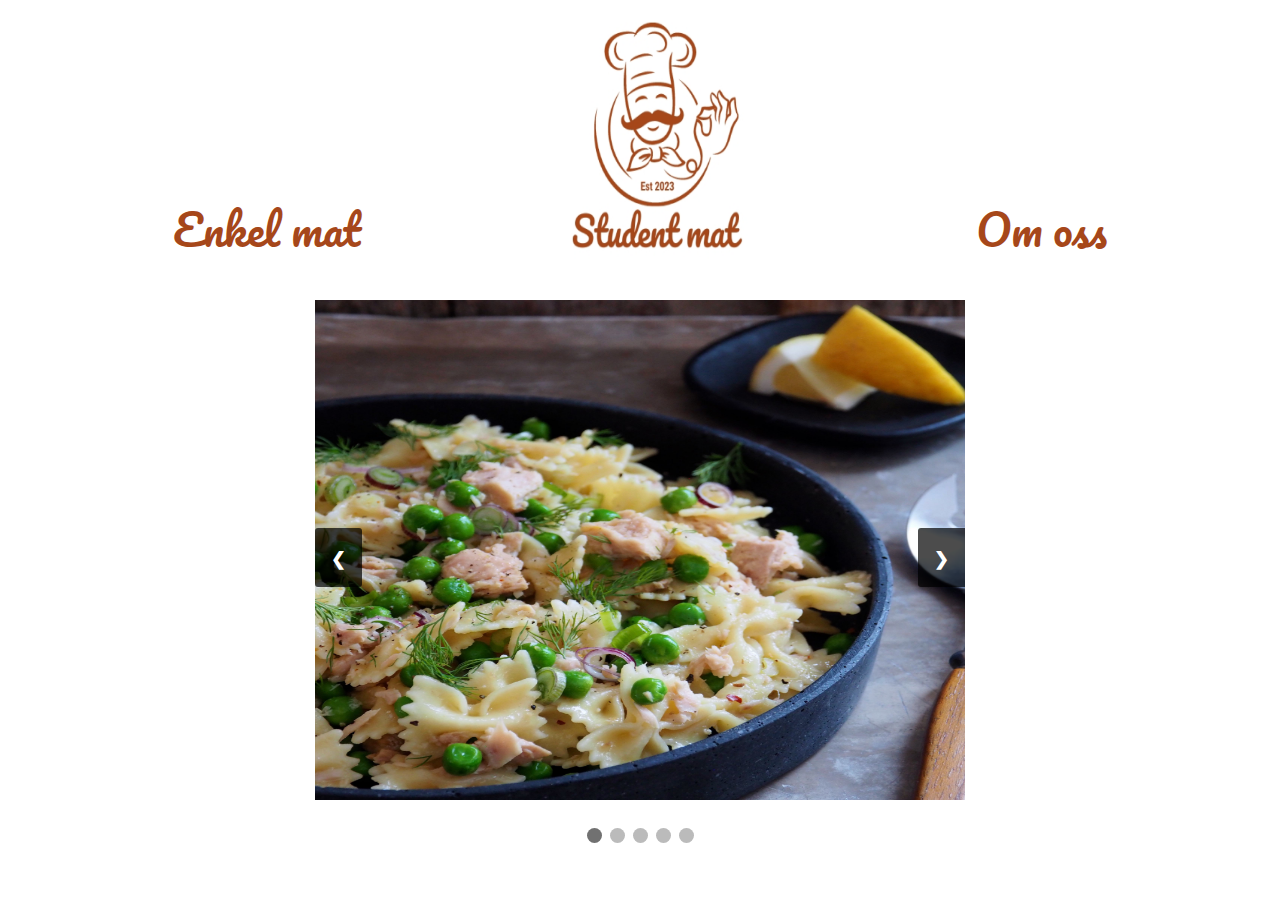
<file: index.html>
<!DOCTYPE html>
<html lang="en">

<head>
  <meta charset="UTF-8">
  <meta http-equiv="X-UA-Compatible" content="IE=edge">
  <meta name="viewport" content="width=device-width, initial-scale=1.0">
  <link rel="shortcut icon" href="images/logo.png" type="image/x-icon">
  <!-- Bootstrap CSS -->
  <link href="https://cdn.jsdelivr.net/npm/bootstrap@5.1.3/dist/css/bootstrap.min.css" rel="stylesheet">
  <!-- Custom CSS -->
  <link rel="stylesheet" href="css/style.css">
  <title>Student mat</title>
</head>

<body class="bg-white">
  <!-- Navbar Start -->
  <nav class="navbar navbar-expand-md">
    <div class="container">
      <a class="navbar-brand d-md-none" href="index.html">
        <img class="logo" src="images/logo 3.png" alt="">
      </a>
      <button class="navbar-toggler custom-toggler" type="button" data-bs-toggle="collapse" data-bs-target="#navbarNav"
        aria-controls="navbarNav" aria-expanded="false" aria-label="Toggle navigation">
        <span class="navbar-toggler-icon"></span>
      </button>
      <div class="collapse navbar-collapse" id="navbarNav">
        <ul class="navbar-nav d-flex justify-content-md-around align-items-md-end w-100">
          <li class="nav-item">
            <a class="nav-link" href="enkel-mat.html">Enkel mat</a>
          </li>
          <a class="navbar-brand d-none d-md-block" href="index.html">
            <img class="logo" src="images/logo 3.png" alt="">
          </a>
          <li class="nav-item">
            <a class="nav-link" href="om-oss.html">Om oss</a>
          </li>
        </ul>
      </div>
    </div>
  </nav>
  <!-- Navbar End -->

  <!-- Main Section Start -->
  <main id="main-of-homepage">
    <div class="container mt-4 mb-3">
      <div class="row">
        <div class="col-lg-10 offset-lg-1">
          <div class="slideshow-container">
            <div class="mySlides fadeAnimation">
              <img src="images/pastamedtunfisk.jpeg">
            </div>
            <div class="mySlides fadeAnimation">
              <img src="images/nudlermedegg.webp">
            </div>
            <div class="mySlides fadeAnimation">
              <img src="images/tacobaguette.jpg">
            </div>
            <div class="mySlides fadeAnimation">
              <img src="images/fiskegrateng.jpeg">
            </div>
            <div class="mySlides fadeAnimation">
              <img src="images/spaghettiitomatsaus.webp">
            </div>
            <a class="prevSlide" onclick="plusSlides(-1)">❮</a>
            <a class="nextSlide" onclick="plusSlides(1)">❯</a>
          </div>
          <br>
          <div style="text-align:center">
            <span class="dot" onclick="currentSlide(1)"></span>
            <span class="dot" onclick="currentSlide(2)"></span>
            <span class="dot" onclick="currentSlide(3)"></span>
            <span class="dot" onclick="currentSlide(4)"></span>
            <span class="dot" onclick="currentSlide(5)"></span>
          </div>
        </div>
      </div>
    </div>
  </main>
  <!-- Main Section End -->

  <!-- Bootstrap Js -->
  <script src="https://cdn.jsdelivr.net/npm/bootstrap@5.1.3/dist/js/bootstrap.bundle.min.js"></script>
  <script src="js/script.js"></script>
</body>

</html>
</file>
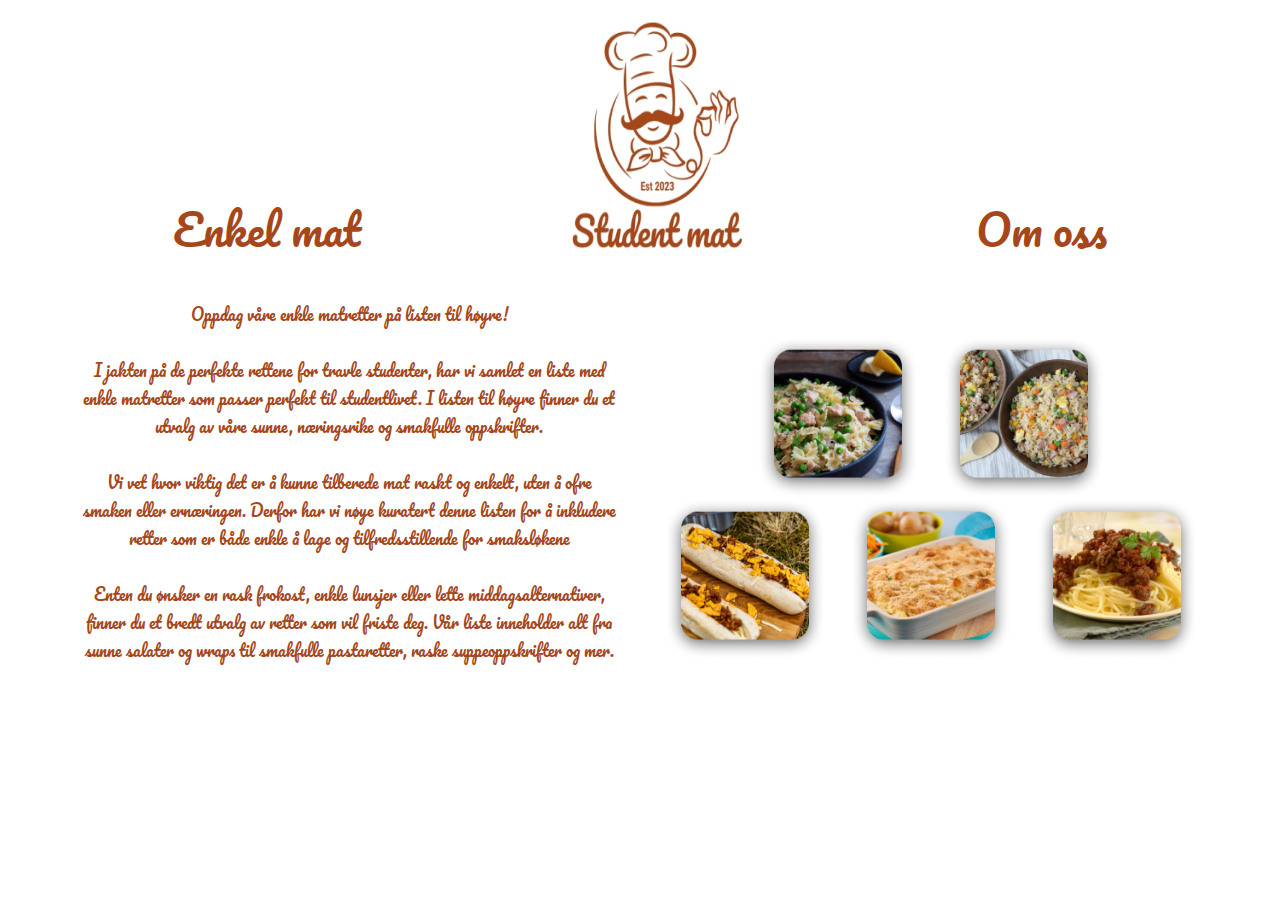
<file: enkel-mat.html>
<!DOCTYPE html>
<html lang="en">

<head>
  <meta charset="UTF-8">
  <meta http-equiv="X-UA-Compatible" content="IE=edge">
  <meta name="viewport" content="width=device-width, initial-scale=1.0">
  <link rel="shortcut icon" href="images/logo.png" type="image/x-icon">
  <!-- Bootstrap CSS -->
  <link href="https://cdn.jsdelivr.net/npm/bootstrap@5.1.3/dist/css/bootstrap.min.css" rel="stylesheet">
  <!-- Custom CSS -->
  <link rel="stylesheet" href="css/style.css">
  <title>Student mat</title>
</head>

<body class="bg-white">
  <!-- Navbar Start -->
  <nav class="navbar navbar-expand-md">
    <div class="container">
      <a class="navbar-brand d-md-none" href="index.html">
        <img class="logo" src="images/logo 3.png" alt="">
      </a>
      <button class="navbar-toggler custom-toggler" type="button" data-bs-toggle="collapse" data-bs-target="#navbarNav"
        aria-controls="navbarNav" aria-expanded="false" aria-label="Toggle navigation">
        <span class="navbar-toggler-icon"></span>
      </button>
      <div class="collapse navbar-collapse" id="navbarNav">
        <ul class="navbar-nav d-flex justify-content-md-around align-items-md-end w-100">
          <li class="nav-item">
            <a class="nav-link" href="enkel-mat.html">Enkel mat</a>
          </li>
          <a class="navbar-brand d-none d-md-block" href="index.html">
            <img class="logo" src="images/logo 3.png" alt="">
          </a>
          <li class="nav-item">
            <a class="nav-link" href="om-oss.html">Om oss</a>
          </li>
        </ul>
      </div>
    </div>
  </nav>
  <!-- Navbar End -->


  <!-- Main Section Start -->
  <main id="main-of-enkelmat-page">
    <div class="container mt-4 mb-3">
      <div class="row gx-md-5 align-items-center">
        <div class="col-lg-6  mb-3">
          <p class="text-center">
            Oppdag våre enkle matretter på listen til høyre!
            <br><br>
            I jakten på de perfekte rettene for travle studenter, har vi samlet en liste med enkle matretter som passer
            perfekt til
            studentlivet. I listen til høyre finner du et utvalg av våre sunne, næringsrike og smakfulle oppskrifter.
            <br><br>
            Vi vet hvor viktig det er å kunne tilberede mat raskt og enkelt, uten å ofre smaken eller ernæringen. Derfor
            har vi nøye
            kuratert denne listen for å inkludere retter som er både enkle å lage og tilfredsstillende for smaksløkene
            <br><br>
            Enten du ønsker en rask frokost, enkle lunsjer eller lette middagsalternativer, finner du et bredt utvalg av
            retter som
            vil friste deg. Vår liste inneholder alt fra sunne salater og wraps til smakfulle pastaretter, raske
            suppeoppskrifter og
            mer.
          </p>
        </div>
        <div class="col-lg-6">
          <div class="row justify-content-center">
            <div class="col-4">
              <a href="pasta-tunfisk.html">
                <img class="img-fluid" src="images/pastamedtunfisk 1.png" alt="">
              </a>
            </div>
            <div class="col-4">
              <a href="nudler.html">
                <img class="img-fluid" src="images/nudlermedegg 1.png" alt="">
              </a>
            </div>
          </div>
          <div class="row justify-content-center">
            <div class="col-4">
              <a href="tacobaguette.html">
                <img class="img-fluid" src="images/tacobaguette 1.png" alt="">
              </a>
            </div>
            <div class="col-4">
              <a href="fiskegrateng.html">
                <img class="img-fluid" src="images/fiskegrateng 1.png" alt="">
              </a>
            </div>
            <div class="col-4">
              <a href="spaghetti-tomatsaus.html">
                <img class="img-fluid" src="images/spaghettiitomatsaus 1.png" alt="">
              </a>
            </div>
          </div>
        </div>
      </div>
    </div>
  </main>
  <!-- Main Section End -->


  <!-- Bootstrap Js -->
  <script src="https://cdn.jsdelivr.net/npm/bootstrap@5.1.3/dist/js/bootstrap.bundle.min.js"></script>
</body>

</html>
</file>
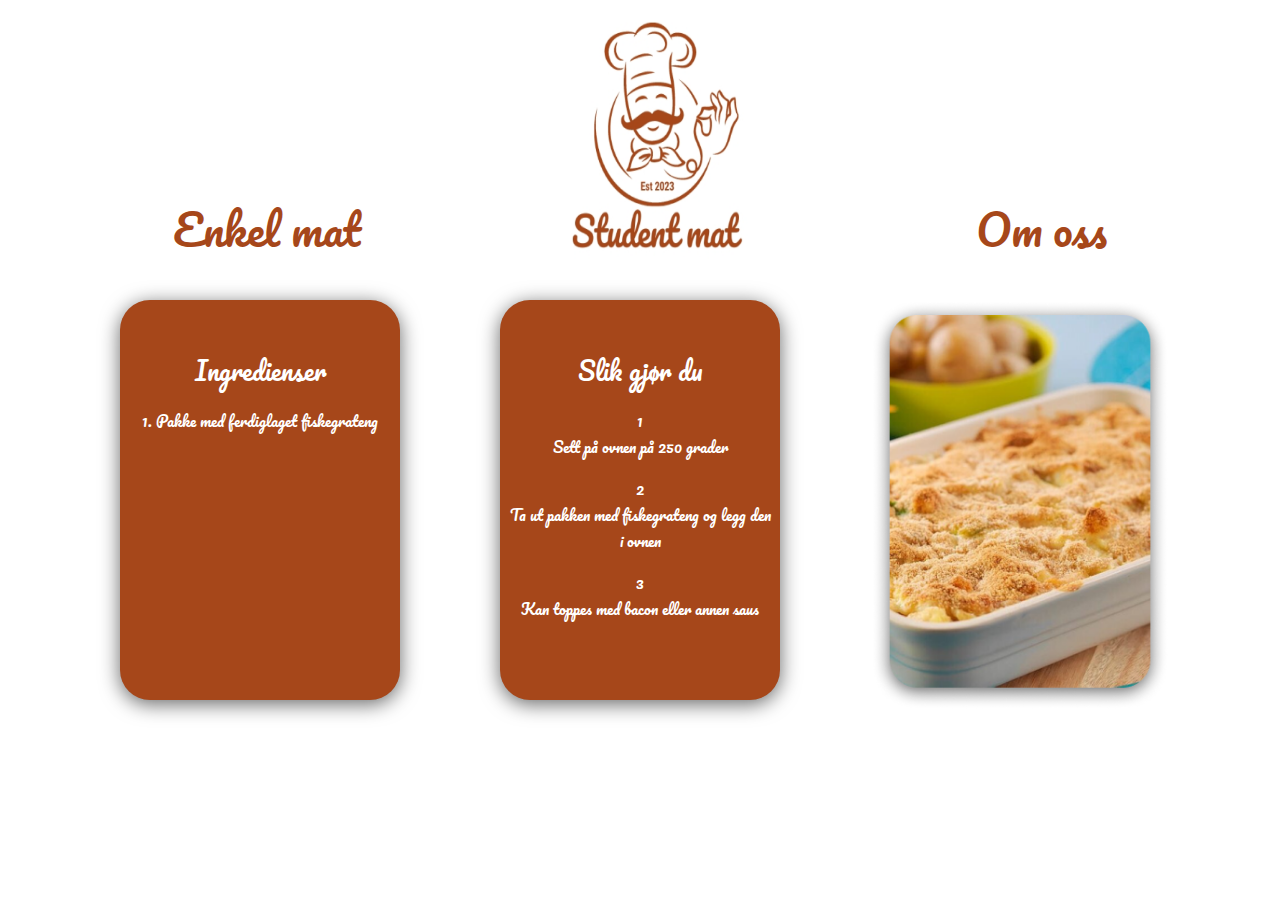
<file: fiskegrateng.html>
<!DOCTYPE html>
<html lang="en">

<head>
  <meta charset="UTF-8">
  <meta http-equiv="X-UA-Compatible" content="IE=edge">
  <meta name="viewport" content="width=device-width, initial-scale=1.0">
  <link rel="shortcut icon" href="images/logo.png" type="image/x-icon">
  <!-- Bootstrap CSS -->
  <link href="https://cdn.jsdelivr.net/npm/bootstrap@5.1.3/dist/css/bootstrap.min.css" rel="stylesheet">
  <!-- Custom CSS -->
  <link rel="stylesheet" href="css/style.css">
  <title>Student mat</title>
</head>

<body class="bg-white">
  <!-- Navbar Start -->
  <nav class="navbar navbar-expand-md">
    <div class="container">
      <a class="navbar-brand d-md-none" href="index.html">
        <img class="logo" src="images/logo 3.png" alt="">
      </a>
      <button class="navbar-toggler custom-toggler" type="button" data-bs-toggle="collapse" data-bs-target="#navbarNav"
        aria-controls="navbarNav" aria-expanded="false" aria-label="Toggle navigation">
        <span class="navbar-toggler-icon"></span>
      </button>
      <div class="collapse navbar-collapse" id="navbarNav">
        <ul class="navbar-nav d-flex justify-content-md-around align-items-md-end w-100">
          <li class="nav-item">
            <a class="nav-link" href="enkel-mat.html">Enkel mat</a>
          </li>
          <a class="navbar-brand d-none d-md-block" href="index.html">
            <img class="logo" src="images/logo 3.png" alt="">
          </a>
          <li class="nav-item">
            <a class="nav-link" href="om-oss.html">Om oss</a>
          </li>
        </ul>
      </div>
    </div>
  </nav>
  <!-- Navbar End -->

  <!-- Main Section Start -->
  <main id="main-of-ingradients">
    <div class="container mt-4 mb-3">
      <div class="row d-flex justify-content-around">
        <div class="col-lg-4 col-md-6 mb-3 d-flex justify-content-center">
          <div class="custom-card text-center w-100 px-2">
            <h3 class="card-title mt-5">Ingredienser</h3>
            <div class="mt-3">
              <p>1. Pakke med ferdiglaget fiskegrateng</p>
            </div>
          </div>
        </div>
        <div class="col-lg-4 col-md-6 mb-3 d-flex justify-content-center">
          <div class="custom-card text-center w-100 px-2">
            <h3 class="card-title mt-5">Slik gjør du</h3>
            <div class="mt-3">
              <p>1 <br> Sett på ovnen på 250 grader</p>
              <p>2 <br> Ta ut pakken med fiskegrateng og legg den i ovnen</p>
              <p>3 <br> Kan toppes med bacon eller annen saus</p>
            </div>
          </div>
        </div>
        <div class="col-lg-4 col-md-6 mb-3 text-center">
          <img class="img-fluid" src="images/fiskegrateng 2.png" alt="">
        </div>
      </div>
    </div>
  </main>
  <!-- Main Section End -->

  <!-- Bootstrap Js -->
  <script src="https://cdn.jsdelivr.net/npm/bootstrap@5.1.3/dist/js/bootstrap.bundle.min.js"></script>
</body>

</html>
</file>
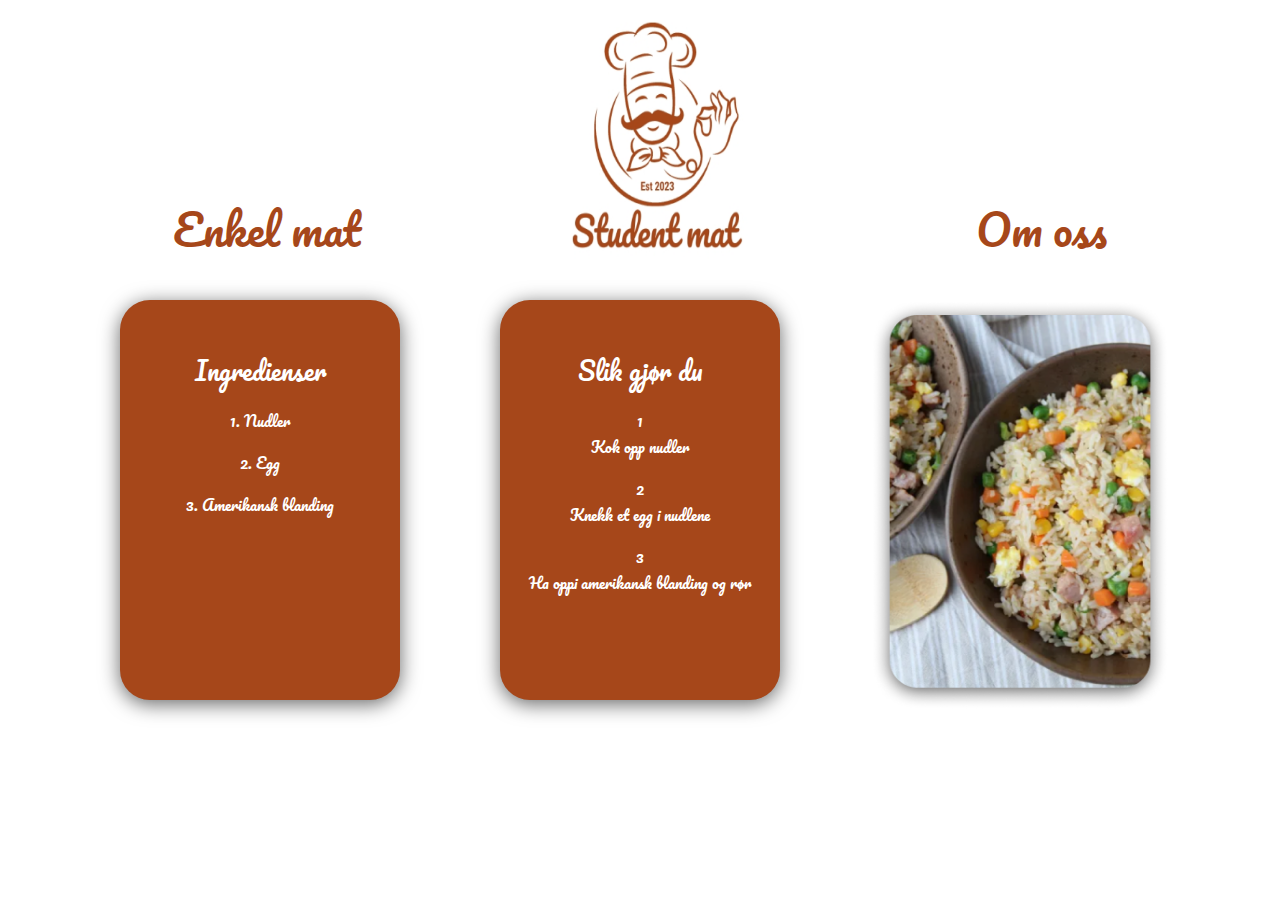
<file: nudler.html>
<!DOCTYPE html>
<html lang="en">

<head>
  <meta charset="UTF-8">
  <meta http-equiv="X-UA-Compatible" content="IE=edge">
  <meta name="viewport" content="width=device-width, initial-scale=1.0">
  <link rel="shortcut icon" href="images/logo.png" type="image/x-icon">
  <!-- Bootstrap CSS -->
  <link href="https://cdn.jsdelivr.net/npm/bootstrap@5.1.3/dist/css/bootstrap.min.css" rel="stylesheet">
  <!-- Custom CSS -->
  <link rel="stylesheet" href="css/style.css">
  <title>Student mat</title>
</head>

<body class="bg-white">
  <!-- Navbar Start -->
  <nav class="navbar navbar-expand-md">
    <div class="container">
      <a class="navbar-brand d-md-none" href="index.html">
        <img class="logo" src="images/logo 3.png" alt="">
      </a>
      <button class="navbar-toggler custom-toggler" type="button" data-bs-toggle="collapse" data-bs-target="#navbarNav"
        aria-controls="navbarNav" aria-expanded="false" aria-label="Toggle navigation">
        <span class="navbar-toggler-icon"></span>
      </button>
      <div class="collapse navbar-collapse" id="navbarNav">
        <ul class="navbar-nav d-flex justify-content-md-around align-items-md-end w-100">
          <li class="nav-item">
            <a class="nav-link" href="enkel-mat.html">Enkel mat</a>
          </li>
          <a class="navbar-brand d-none d-md-block" href="index.html">
            <img class="logo" src="images/logo 3.png" alt="">
          </a>
          <li class="nav-item">
            <a class="nav-link" href="om-oss.html">Om oss</a>
          </li>
        </ul>
      </div>
    </div>
  </nav>
  <!-- Navbar End -->

  <!-- Main Section Start -->
  <main id="main-of-ingradients">
    <div class="container mt-4 mb-3">
      <div class="row d-flex justify-content-around">
        <div class="col-lg-4 col-md-6 mb-3 d-flex justify-content-center">
          <div class="custom-card text-center w-100 px-2">
            <h3 class="card-title mt-5">Ingredienser</h3>
            <div class="mt-3">
              <p>1. Nudler</p>
              <p>2. Egg</p>
              <p>3. Amerikansk blanding</p>
            </div>
          </div>
        </div>
        <div class="col-lg-4 col-md-6 mb-3 d-flex justify-content-center">
          <div class="custom-card text-center w-100 px-2">
            <h3 class="card-title mt-5">Slik gjør du</h3>
            <div class="mt-3">
              <p>1 <br> Kok opp nudler</p>
              <p>2 <br> Knekk et egg i nudlene</p>
              <p>3 <br> Ha oppi amerikansk blanding og rør</p>
            </div>
          </div>
        </div>
        <div class="col-lg-4 col-md-6 mb-3 text-center">
          <img class="img-fluid" src="images/nudlermedegg 2.png" alt="">
        </div>
      </div>
    </div>
  </main>
  <!-- Main Section End -->

  <!-- Bootstrap Js -->
  <script src="https://cdn.jsdelivr.net/npm/bootstrap@5.1.3/dist/js/bootstrap.bundle.min.js"></script>
</body>

</html>
</file>
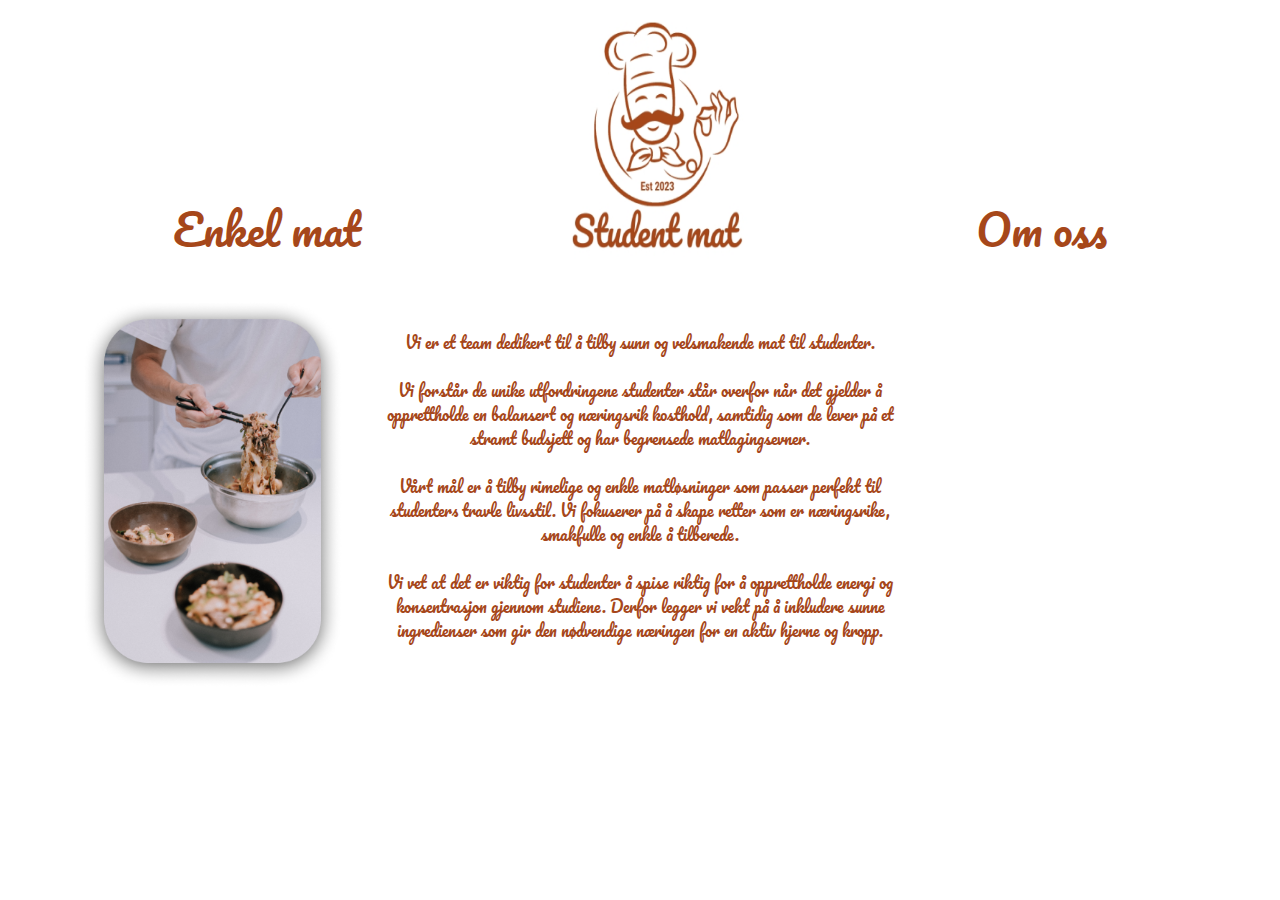
<file: om-oss.html>
<!DOCTYPE html>
<html lang="en">

<head>
  <meta charset="UTF-8">
  <meta http-equiv="X-UA-Compatible" content="IE=edge">
  <meta name="viewport" content="width=device-width, initial-scale=1.0">
  <link rel="shortcut icon" href="images/logo.png" type="image/x-icon">
  <!-- Bootstrap CSS -->
  <link href="https://cdn.jsdelivr.net/npm/bootstrap@5.1.3/dist/css/bootstrap.min.css" rel="stylesheet">
  <!-- Custom CSS -->
  <link rel="stylesheet" href="css/style.css">
  <title>Student mat</title>
</head>

<body class="bg-white">
  <!-- Navbar Start -->
  <nav class="navbar navbar-expand-md">
    <div class="container">
      <a class="navbar-brand d-md-none" href="index.html">
        <img class="logo" src="images/logo 3.png" alt="">
      </a>
      <button class="navbar-toggler custom-toggler" type="button" data-bs-toggle="collapse" data-bs-target="#navbarNav"
        aria-controls="navbarNav" aria-expanded="false" aria-label="Toggle navigation">
        <span class="navbar-toggler-icon"></span>
      </button>
      <div class="collapse navbar-collapse" id="navbarNav">
        <ul class="navbar-nav d-flex justify-content-md-around align-items-md-end w-100">
          <li class="nav-item">
            <a class="nav-link" href="enkel-mat.html">Enkel mat</a>
          </li>
          <a class="navbar-brand d-none d-md-block" href="index.html">
            <img class="logo" src="images/logo 3.png" alt="">
          </a>
          <li class="nav-item">
            <a class="nav-link" href="om-oss.html">Om oss</a>
          </li>
        </ul>
      </div>
    </div>
  </nav>
  <!-- Navbar End -->


  <!-- Main Section Start -->
  <main id="main-of-omoss-page">
    <div class="container mt-4 mb-3">
      <div class="row align-items-center">
        <div class="col-lg-3 col-md-5 text-center mb-3">
          <img class="img-fluid" src="images/priscilla-du-preez-y7PrYOwjItQ-unsplash 1.png" alt="">
        </div>
        <div class="col-lg-6 col-md-7 mb-3">
          <p class="text-center">
            Vi er et team dedikert til å tilby sunn og velsmakende mat til studenter.
            <br><br>
            Vi forstår de unike utfordringene studenter står overfor når det gjelder å opprettholde en balansert og
            næringsrik
            kosthold, samtidig som de lever på et stramt budsjett og har begrensede matlagingsevner.
            <br><br>
            Vårt mål er å tilby rimelige og enkle matløsninger som passer perfekt til studenters travle livsstil. Vi
            fokuserer på å
            skape retter som er næringsrike, smakfulle og enkle å tilberede.
            <br><br>
            Vi vet at det er viktig for studenter å spise riktig for å opprettholde energi og konsentrasjon gjennom
            studiene. Derfor
            legger vi vekt på å inkludere sunne ingredienser som gir den nødvendige næringen for en aktiv hjerne og
            kropp.
          </p>
        </div>
        <div class="col-lg-3 col-md-12">
          <iframe class="rounded-3" frameborder="0" marginheight="0" marginwidth="0" title="map" scrolling="no"
            src="https://www.google.com/maps/embed?pb=!1m18!1m12!1m3!1d1999.8730168199847!2d10.761280676161617!3d59.91765476379094!2m3!1f0!2f0!3f0!3m2!1i1024!2i768!4f13.1!3m3!1m2!1s0x46416e5df1c39711%3A0x996331e0e39a7777!2sHerslebs%20gate%2019%2C%200561%20Oslo%2C%20Norway!5e0!3m2!1sen!2s!4v1685335782240!5m2!1sen!2s"
            style="border:0; border-radius: 20px;min-height: 300px;width: 100%;" allowfullscreen="" loading="lazy"
            referrerpolicy="no-referrer-when-downgrade"></iframe>
        </div>
      </div>
    </div>
  </main>
  <!-- Main Section End -->


  <!-- Bootstrap Js -->
  <script src="https://cdn.jsdelivr.net/npm/bootstrap@5.1.3/dist/js/bootstrap.bundle.min.js"></script>
</body>

</html>
</file>
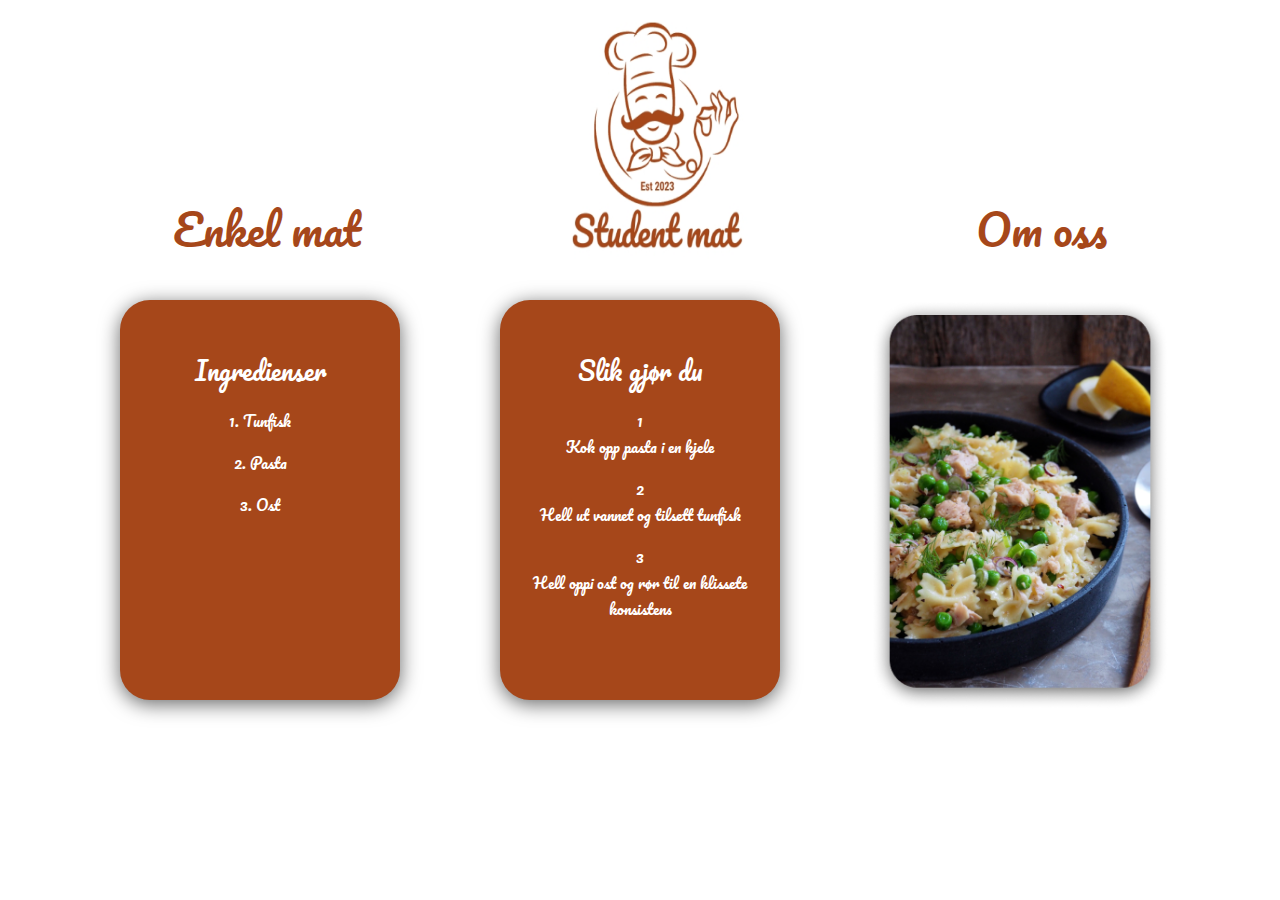
<file: pasta-tunfisk.html>
<!DOCTYPE html>
<html lang="en">

<head>
  <meta charset="UTF-8">
  <meta http-equiv="X-UA-Compatible" content="IE=edge">
  <meta name="viewport" content="width=device-width, initial-scale=1.0">
  <link rel="shortcut icon" href="images/logo.png" type="image/x-icon">
  <!-- Bootstrap CSS -->
  <link href="https://cdn.jsdelivr.net/npm/bootstrap@5.1.3/dist/css/bootstrap.min.css" rel="stylesheet">
  <!-- Custom CSS -->
  <link rel="stylesheet" href="css/style.css">
  <title>Student mat</title>
</head>

<body class="bg-white">
  <!-- Navbar Start -->
  <nav class="navbar navbar-expand-md">
    <div class="container">
      <a class="navbar-brand d-md-none" href="index.html">
        <img class="logo" src="images/logo 3.png" alt="">
      </a>
      <button class="navbar-toggler custom-toggler" type="button" data-bs-toggle="collapse" data-bs-target="#navbarNav"
        aria-controls="navbarNav" aria-expanded="false" aria-label="Toggle navigation">
        <span class="navbar-toggler-icon"></span>
      </button>
      <div class="collapse navbar-collapse" id="navbarNav">
        <ul class="navbar-nav d-flex justify-content-md-around align-items-md-end w-100">
          <li class="nav-item">
            <a class="nav-link" href="enkel-mat.html">Enkel mat</a>
          </li>
          <a class="navbar-brand d-none d-md-block" href="index.html">
            <img class="logo" src="images/logo 3.png" alt="">
          </a>
          <li class="nav-item">
            <a class="nav-link" href="om-oss.html">Om oss</a>
          </li>
        </ul>
      </div>
    </div>
  </nav>
  <!-- Navbar End -->

  <!-- Main Section Start -->
  <main id="main-of-ingradients">
    <div class="container mt-4 mb-3">
      <div class="row d-flex justify-content-around">
        <div class="col-lg-4 col-md-6 mb-3 d-flex justify-content-center">
          <div class="custom-card text-center w-100 px-2">
            <h3 class="card-title mt-5">Ingredienser</h3>
            <div class="mt-3">
              <p>1. Tunfisk</p>
              <p>2. Pasta</p>
              <p>3. Ost</p>
            </div>
          </div>
        </div>
        <div class="col-lg-4 col-md-6 mb-3 d-flex justify-content-center">
          <div class="custom-card text-center w-100 px-2">
            <h3 class="card-title mt-5">Slik gjør du</h3>
            <div class="mt-3">
              <p>1 <br> Kok opp pasta i en kjele</p>
              <p>2 <br> Hell ut vannet og tilsett tunfisk</p>
              <p>3 <br> Hell oppi ost og rør til en klissete konsistens</p>
            </div>
          </div>
        </div>
        <div class="col-lg-4 col-md-6 mb-3 text-center">
          <img class="img-fluid" src="images/pastamedtunfisk 2.png" alt="">
        </div>
      </div>
    </div>
  </main>
  <!-- Main Section End -->

  <!-- Bootstrap Js -->
  <script src="https://cdn.jsdelivr.net/npm/bootstrap@5.1.3/dist/js/bootstrap.bundle.min.js"></script>
</body>

</html>
</file>
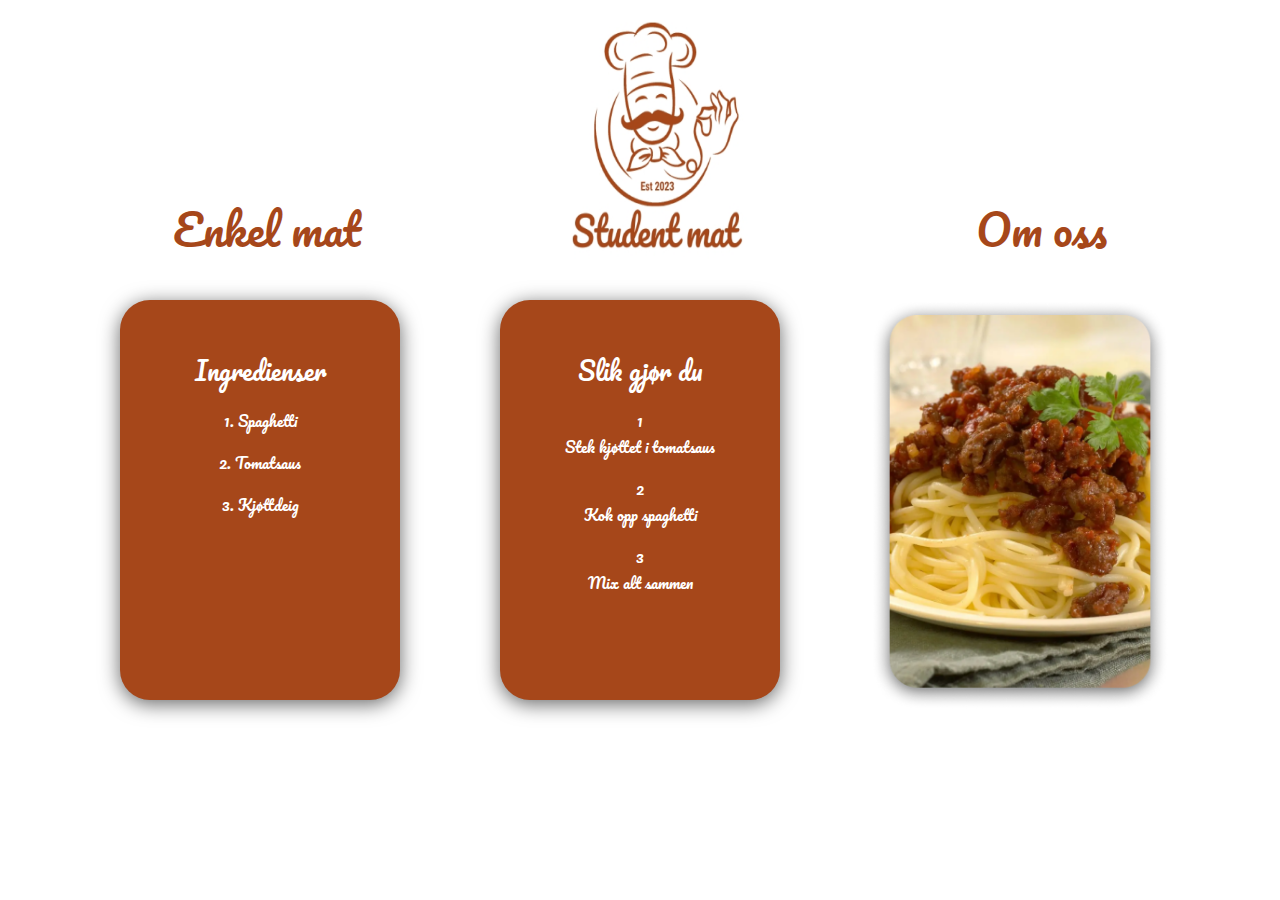
<file: spaghetti-tomatsaus.html>
<!DOCTYPE html>
<html lang="en">

<head>
  <meta charset="UTF-8">
  <meta http-equiv="X-UA-Compatible" content="IE=edge">
  <meta name="viewport" content="width=device-width, initial-scale=1.0">
  <link rel="shortcut icon" href="images/logo.png" type="image/x-icon">
  <!-- Bootstrap CSS -->
  <link href="https://cdn.jsdelivr.net/npm/bootstrap@5.1.3/dist/css/bootstrap.min.css" rel="stylesheet">
  <!-- Custom CSS -->
  <link rel="stylesheet" href="css/style.css">
  <title>Student mat</title>
</head>

<body class="bg-white">
  <!-- Navbar Start -->
  <nav class="navbar navbar-expand-md">
    <div class="container">
      <a class="navbar-brand d-md-none" href="index.html">
        <img class="logo" src="images/logo 3.png" alt="">
      </a>
      <button class="navbar-toggler custom-toggler" type="button" data-bs-toggle="collapse" data-bs-target="#navbarNav"
        aria-controls="navbarNav" aria-expanded="false" aria-label="Toggle navigation">
        <span class="navbar-toggler-icon"></span>
      </button>
      <div class="collapse navbar-collapse" id="navbarNav">
        <ul class="navbar-nav d-flex justify-content-md-around align-items-md-end w-100">
          <li class="nav-item">
            <a class="nav-link" href="enkel-mat.html">Enkel mat</a>
          </li>
          <a class="navbar-brand d-none d-md-block" href="index.html">
            <img class="logo" src="images/logo 3.png" alt="">
          </a>
          <li class="nav-item">
            <a class="nav-link" href="om-oss.html">Om oss</a>
          </li>
        </ul>
      </div>
    </div>
  </nav>
  <!-- Navbar End -->

  <!-- Main Section Start -->
  <main id="main-of-ingradients">
    <div class="container mt-4 mb-3">
      <div class="row d-flex justify-content-around">
        <div class="col-lg-4 col-md-6 mb-3 d-flex justify-content-center">
          <div class="custom-card text-center w-100 px-2">
            <h3 class="card-title mt-5">Ingredienser</h3>
            <div class="mt-3">
              <p>1. Spaghetti</p>
              <p>2. Tomatsaus</p>
              <p>3. Kjøttdeig</p>
            </div>
          </div>
        </div>
        <div class="col-lg-4 col-md-6 mb-3 d-flex justify-content-center">
          <div class="custom-card text-center w-100 px-2">
            <h3 class="card-title mt-5">Slik gjør du</h3>
            <div class="mt-3">
              <p>1 <br> Stek kjøttet i tomatsaus</p>
              <p>2 <br> Kok opp spaghetti</p>
              <p>3 <br> Mix alt sammen</p>
            </div>
          </div>
        </div>
        <div class="col-lg-4 col-md-6 mb-3 text-center">
          <img class="img-fluid" src="images/spaghettiitomatsaus 2.png" alt="">
        </div>
      </div>
    </div>
  </main>
  <!-- Main Section End -->

  <!-- Bootstrap Js -->
  <script src="https://cdn.jsdelivr.net/npm/bootstrap@5.1.3/dist/js/bootstrap.bundle.min.js"></script>
</body>

</html>
</file>
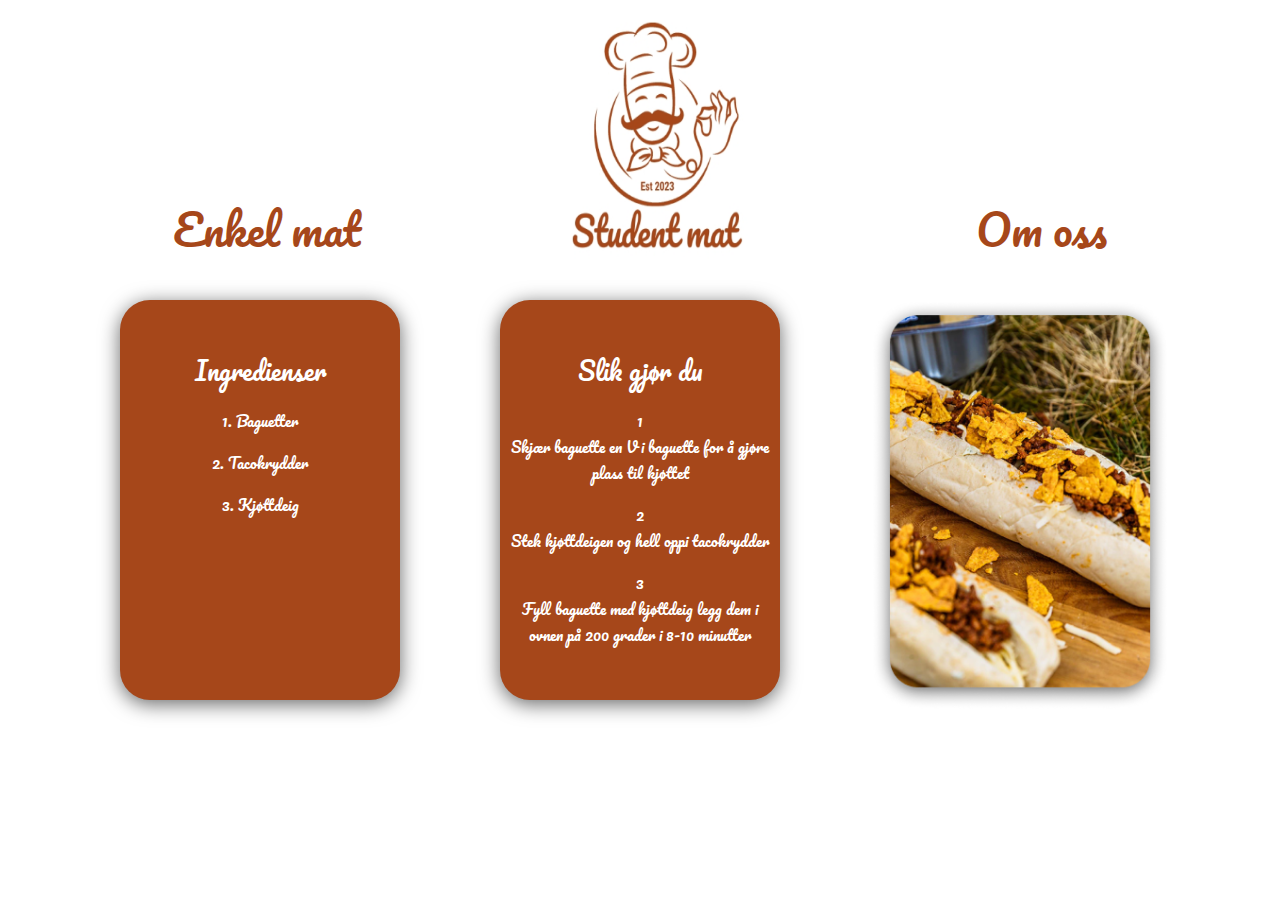
<file: tacobaguette.html>
<!DOCTYPE html>
<html lang="en">

<head>
  <meta charset="UTF-8">
  <meta http-equiv="X-UA-Compatible" content="IE=edge">
  <meta name="viewport" content="width=device-width, initial-scale=1.0">
  <link rel="shortcut icon" href="images/logo.png" type="image/x-icon">
  <!-- Bootstrap CSS -->
  <link href="https://cdn.jsdelivr.net/npm/bootstrap@5.1.3/dist/css/bootstrap.min.css" rel="stylesheet">
  <!-- Custom CSS -->
  <link rel="stylesheet" href="css/style.css">
  <title>Student mat</title>
</head>

<body class="bg-white">
  <!-- Navbar Start -->
  <nav class="navbar navbar-expand-md">
    <div class="container">
      <a class="navbar-brand d-md-none" href="index.html">
        <img class="logo" src="images/logo 3.png" alt="">
      </a>
      <button class="navbar-toggler custom-toggler" type="button" data-bs-toggle="collapse" data-bs-target="#navbarNav"
        aria-controls="navbarNav" aria-expanded="false" aria-label="Toggle navigation">
        <span class="navbar-toggler-icon"></span>
      </button>
      <div class="collapse navbar-collapse" id="navbarNav">
        <ul class="navbar-nav d-flex justify-content-md-around align-items-md-end w-100">
          <li class="nav-item">
            <a class="nav-link" href="enkel-mat.html">Enkel mat</a>
          </li>
          <a class="navbar-brand d-none d-md-block" href="index.html">
            <img class="logo" src="images/logo 3.png" alt="">
          </a>
          <li class="nav-item">
            <a class="nav-link" href="om-oss.html">Om oss</a>
          </li>
        </ul>
      </div>
    </div>
  </nav>
  <!-- Navbar End -->

  <!-- Main Section Start -->
  <main id="main-of-ingradients">
    <div class="container mt-4 mb-3">
      <div class="row d-flex justify-content-around">
        <div class="col-lg-4 col-md-6 mb-3 d-flex justify-content-center">
          <div class="custom-card text-center w-100 px-2">
            <h3 class="card-title mt-5">Ingredienser</h3>
            <div class="mt-3">
              <p>1. Baguetter</p>
              <p>2. Tacokrydder</p>
              <p>3. Kjøttdeig</p>
            </div>
          </div>
        </div>
        <div class="col-lg-4 col-md-6 mb-3 d-flex justify-content-center">
          <div class="custom-card text-center w-100 px-2">
            <h3 class="card-title mt-5">Slik gjør du</h3>
            <div class="mt-3">
              <p>1 <br> Skjær baguette en V i baguette for å gjøre plass til kjøttet</p>
              <p>2 <br> Stek kjøttdeigen og hell oppi tacokrydder</p>
              <p>3 <br> Fyll baguette med kjøttdeig legg dem i ovnen på 200 grader i 8-10 minutter</p>
            </div>
          </div>
        </div>
        <div class="col-lg-4 col-md-6 mb-3 text-center">
          <img class="img-fluid" src="images/tacobaguette 2.png" alt="">
        </div>
      </div>
    </div>
  </main>
  <!-- Main Section End -->

  <!-- Bootstrap Js -->
  <script src="https://cdn.jsdelivr.net/npm/bootstrap@5.1.3/dist/js/bootstrap.bundle.min.js"></script>
</body>

</html>
</file>
<file: css/style.css>
@import url('https://fonts.googleapis.com/css2?family=Pacifico&display=swap');
body {
  font-family: 'Pacifico', cursive;
  color: #a6471a;
}
/* Navbar Start */
.navbar .navbar-nav a {
  color: #a6471a;
  font-weight: 400;
  font-size: 42.8px;
  line-height: 60px;
}

.navbar .navbar-nav .nav-link {
  line-height: 62px;
}

.logo {
  width: 250px;
  height: 250px;
}

.custom-toggler.navbar-toggler {
  border: 1.5px solid #a6471a !important;
}

.custom-toggler.navbar-toggler:focus {
  box-shadow: none;
}

.custom-toggler .navbar-toggler-icon {
  background-image: url("data:image/svg+xml;charset=utf8,%3Csvg viewBox='0 0 32 32' xmlns='http://www.w3.org/2000/svg'%3E%3Cpath stroke='rgba(166,71,26,0.8)' stroke-width='2' stroke-linecap='round' stroke-miterlimit='10' d='M4 8h24M4 16h24M4 24h24'/%3E%3C/svg%3E");
}
/* Navbar End */

/* Homepage Main Start */
.mySlides {
  display: none;
}

.slideshow-container {
  width: 650px;
  height: 500px;
  position: relative;
  margin: auto;
}

.mySlides img {
  vertical-align: middle;
  width: 650px;
  height: 500px;
}

.prevSlide,
.nextSlide {
  cursor: pointer;
  position: absolute;
  top: 50%;
  width: auto;
  padding: 16px;
  margin-top: -22px;
  color: white;
  background-color: rgba(0, 0, 0, 0.7);
  font-weight: bold;
  font-size: 18px;
  transition: 0.6s ease;
  border-radius: 3px;
  user-select: none;
  text-decoration: none;
}

.nextSlide {
  right: 0;
  border-radius: 3px 0 0 3px;
}

.prevSlide:hover,
.nextSlide:hover {
  color: white;
  text-decoration: none;
  background-color: rgba(0, 0, 0, 1);
}

.text {
  color: #f2f2f2;
  font-size: 15px;
  padding: 8px 12px;
  position: absolute;
  bottom: 8px;
  width: 100%;
  text-align: center;
}

.dot {
  cursor: pointer;
  height: 15px;
  width: 15px;
  margin: 0 2px;
  background-color: #bbb;
  border-radius: 50%;
  display: inline-block;
  transition: background-color 0.6s ease;
}

.activeDot,
.dot:hover {
  background-color: #717171;
}

.fadeAnimation {
  animation-name: fadeAnimation;
  animation-duration: 1.5s;
}

@keyframes fadeAnimation {
  from {
    opacity: 0.4;
  }

  to {
    opacity: 1;
  }
}

@media only screen and (max-width: 768px) {
  .slideshow-container {
    width: 450px;
    height: 300px;
  }
  .mySlides img {
    vertical-align: middle;
    width: 450px;
    height: 300px;
  }
}

@media only screen and (max-width: 500px) {
  .slideshow-container {
    width: 100%;
  }
  .mySlides img {
    vertical-align: middle;
    width: 100%;
  }
}

@media only screen and (max-width: 300px) {
  .prevSlide,
  .nextSlide,
  .text {
    font-size: 11px;
  }
}
/* Homepage Main End */

/* Enkel Mat Start */
#main-of-enkelmat-page p {
  font-weight: 400;
  font-size: 16px;
  line-height: 28px;
  text-align: center;
}

#main-of-enkelmat-page img {
  -webkit-transform: scale(1);
  transform: scale(1);
  -webkit-transition: 0.3s ease-in-out;
  transition: 0.3s ease-in-out;
}

#main-of-enkelmat-page img:hover {
  -webkit-transform: scale(1.1);
  transform: scale(1.1);
}
/* Enkel Mat End */

/* Ingradients Main Start */
#main-of-ingradients img {
  max-width: 300px;
  height: 410px;
}
.custom-card {
  max-width: 280px;
  height: 400px;
  background: #a6471a;
  color: #ffffff;
  box-shadow: 0px 4px 20px rgba(0, 0, 0, 0.6);
  border-radius: 30px;
}

.custom-card .card-title {
  font-weight: 400;
  font-size: 25px;
  line-height: 44px;
}

.custom-card p {
  font-weight: 400;
  font-size: 15px;
  line-height: 26px;
}
/* Ingradients Main End */
</file>
